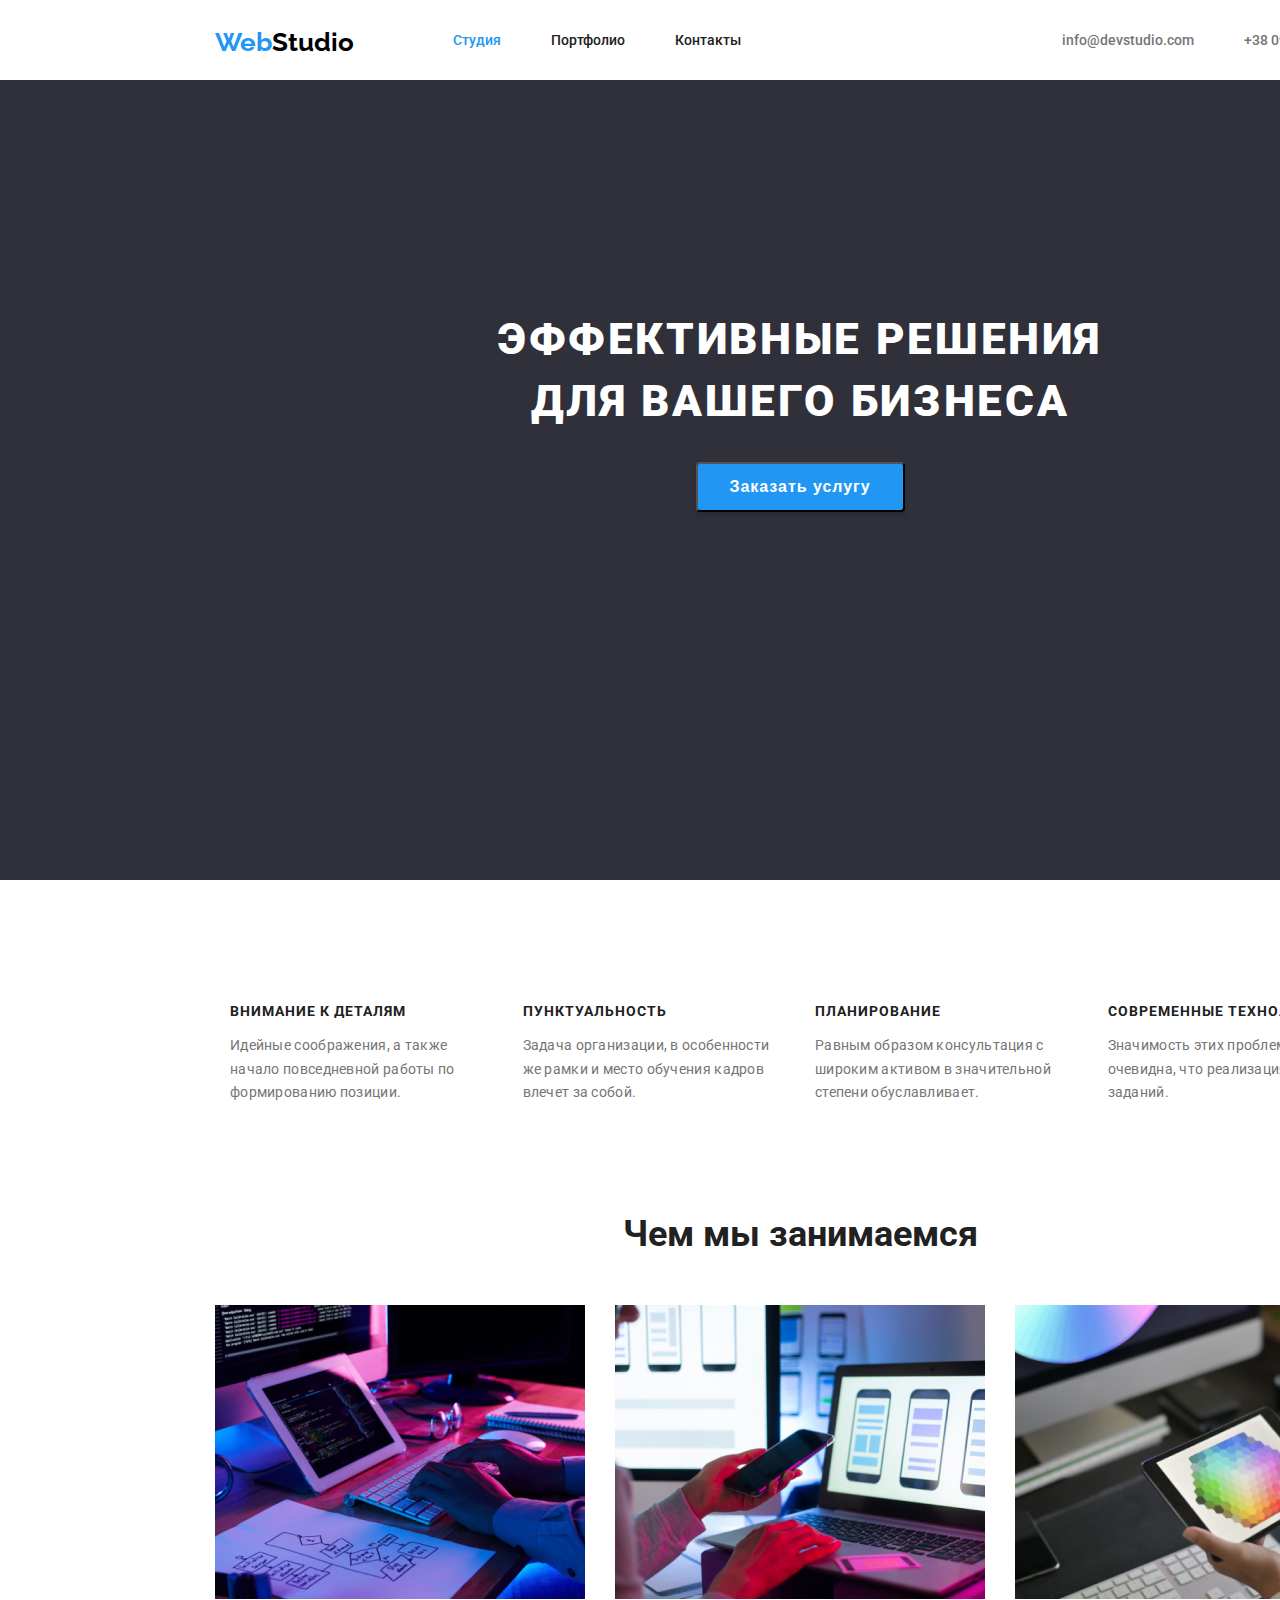
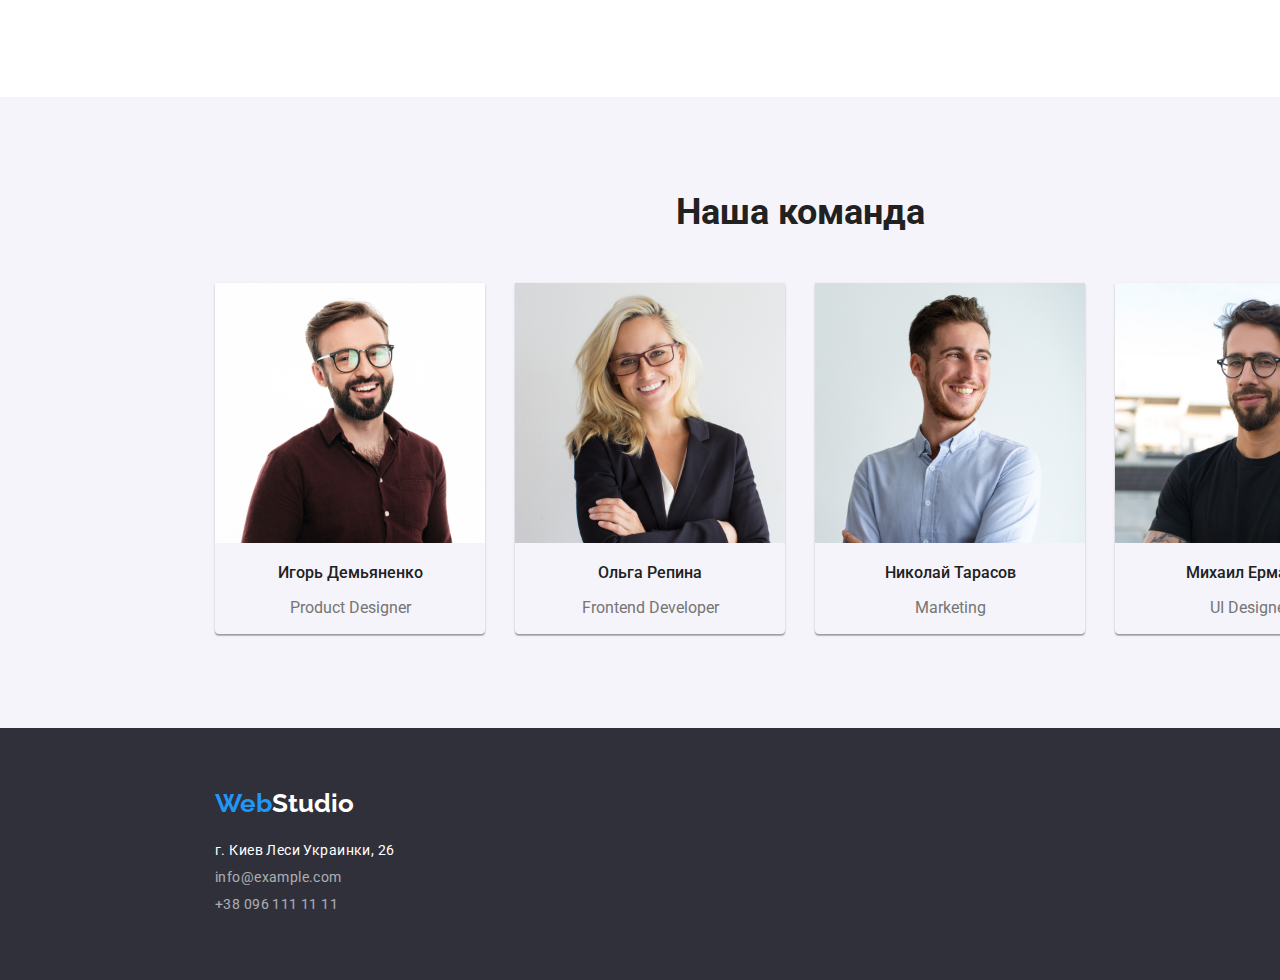
<file: index.html>
<!DOCTYPE html>
<html lang="ru">
<head>
    <meta charset="UTF-8">
    <meta http-equiv="X-UA-Compatible" content="IE=edge">
    <meta name="viewport" content="width=device-width, initial-scale=1.0">
    <link rel="preconnect" href="https://fonts.googleapis.com">
    <link rel="preconnect" href="https://fonts.gstatic.com" crossorigin>
    <link href="https://fonts.googleapis.com/css2?family=Raleway:wght@700&family=Roboto:wght@400;500;700;900&display=swap" rel="stylesheet">
    <link rel="stylesheet" href="css/styles.css">
    <title>WebStudio</title>
</head>
<body>
    <header class="head">
        <nav class="head-nav">
            <a class="head-nav-logo" href="index.html">
                <span class="logo-color-web">Web</span>
                <span class="logo-color-top">Studio</span>
            </a>
            <ul class="head-nav-menu">
                <li class="currentlink"><a class="lists" href="index.html">Студия</a></li>
                <li><a class="lists"href="portfolio.html">Портфолио</a></li>
                <li><a class="lists"href="#">Контакты</a></li>
            </ul>
            <ul class="mail">
                <li><a class="lists" href="#">info@devstudio.com</a></li>
                <li><a class="lists" href="#">+38 096 111 11 11</a></li>
            </ul>
        </nav>
    </header>
    <main>
        <section class="basic">
            <h1 class="name-first">Эффективные решения для вашего бизнеса</h1>
            <button class="order" type="button">Заказать услугу</button>
        </section>
        <section>
            <ul class="quality-box">
                <li class="quality">
                    <h3 class="quality-heading">Внимание к деталям</h3>
                    <p class="quality-text">Идейные соображения, а также<br> начало повседневной работы по<br> формированию позиции.</p>
                </li>
                <li class="quality">
                    <h3 class="quality-heading">Пунктуальность</h3>
                    <p class="quality-text">Задача организации, в особенности<br> же рамки и место обучения кадров<br> влечет за собой.</p>
                </li>
                <li class="quality">
                    <h3 class="quality-heading">Планирование</h3>
                    <p class="quality-text">Равным образом консультация с<br> широким активом в значительной<br> степени обуславливает.</p>
                </li >
                <li class="quality">
                    <h3 class="quality-heading">Современные технологии</h3>
                    <p class="quality-text">Значимость этих проблем настолько<br> очевидна, что реализация плановых<br> заданий.</p>
                </li>
            </ul>
        </section>
        <section class="directions">
            <h2 class="directions-name">Чем мы занимаемся</h2>
            <ul class="directions-box">
                <li class="directions-img">
                    <img src="images/img1.jpg" alt="веб-разработка" width="370">
                </li>
                <li class="directions-img">
                    <img src="images/img2.jpg" alt="мобильная-адаптация" width="370">
                </li>
                <li class="directions-img">
                    <img src="images/img3.jpg" alt="дизайн" width="370">
                </li>
            </ul>
        </section>
        <section class="specialists">
            <h2 class="specialists-top">Наша команда</h2>
            <ul class="specialists-box">
                <li class="specialists-img">
                    <img src="images/product_designer.jpg" alt="промышленный-дизайнер" width="270">
                    <h3 class="specialists-heding">Игорь Демьяненко</h3>
                    <p class="specialists-text">Product Designer</p>
                </li>
                <li class="specialists-img">
                    <img src="images/frontend_developer.jpg" alt="фронтенд-разработчик" width="270">
                    <h3 class="specialists-heding">Ольга Репина</h3>
                    <p class="specialists-text">Frontend Developer</p>
                </li>
                <li class="specialists-img">
                    <img src="images/marketing.jpg" alt="маркетолог" width="270">
                    <h3 class="specialists-heding">Николай Тарасов</h3>
                    <p class="specialists-text">Marketing</p>
                </li>
                <li class="specialists-img">
                    <img src="images/ui_designer.jpg" alt="дизайнер-интерфейса" width="270">
                    <h3 class="specialists-heding">Михаил Ермаков</h3>
                    <p class="specialists-text">UI Designer</p>
                </li>
            </ul>
        </section>
    </main>
    <footer>
        <a class="logo-footer" href="index.html">
            <span class="logo-color-web">Web</span>
            <span class="logo-color-dwn">Studio</span>
        </a>
        <address><p class="contacts">г. Киев Леси Украинки, 26</p>
                <a class="mail-opacity" href="#">info@example.com</a><br>
                <a class="mail-opacity" href="#">+38 096 111 11 11</a>
        </address>
    </footer>
</body>
</html>
</file>
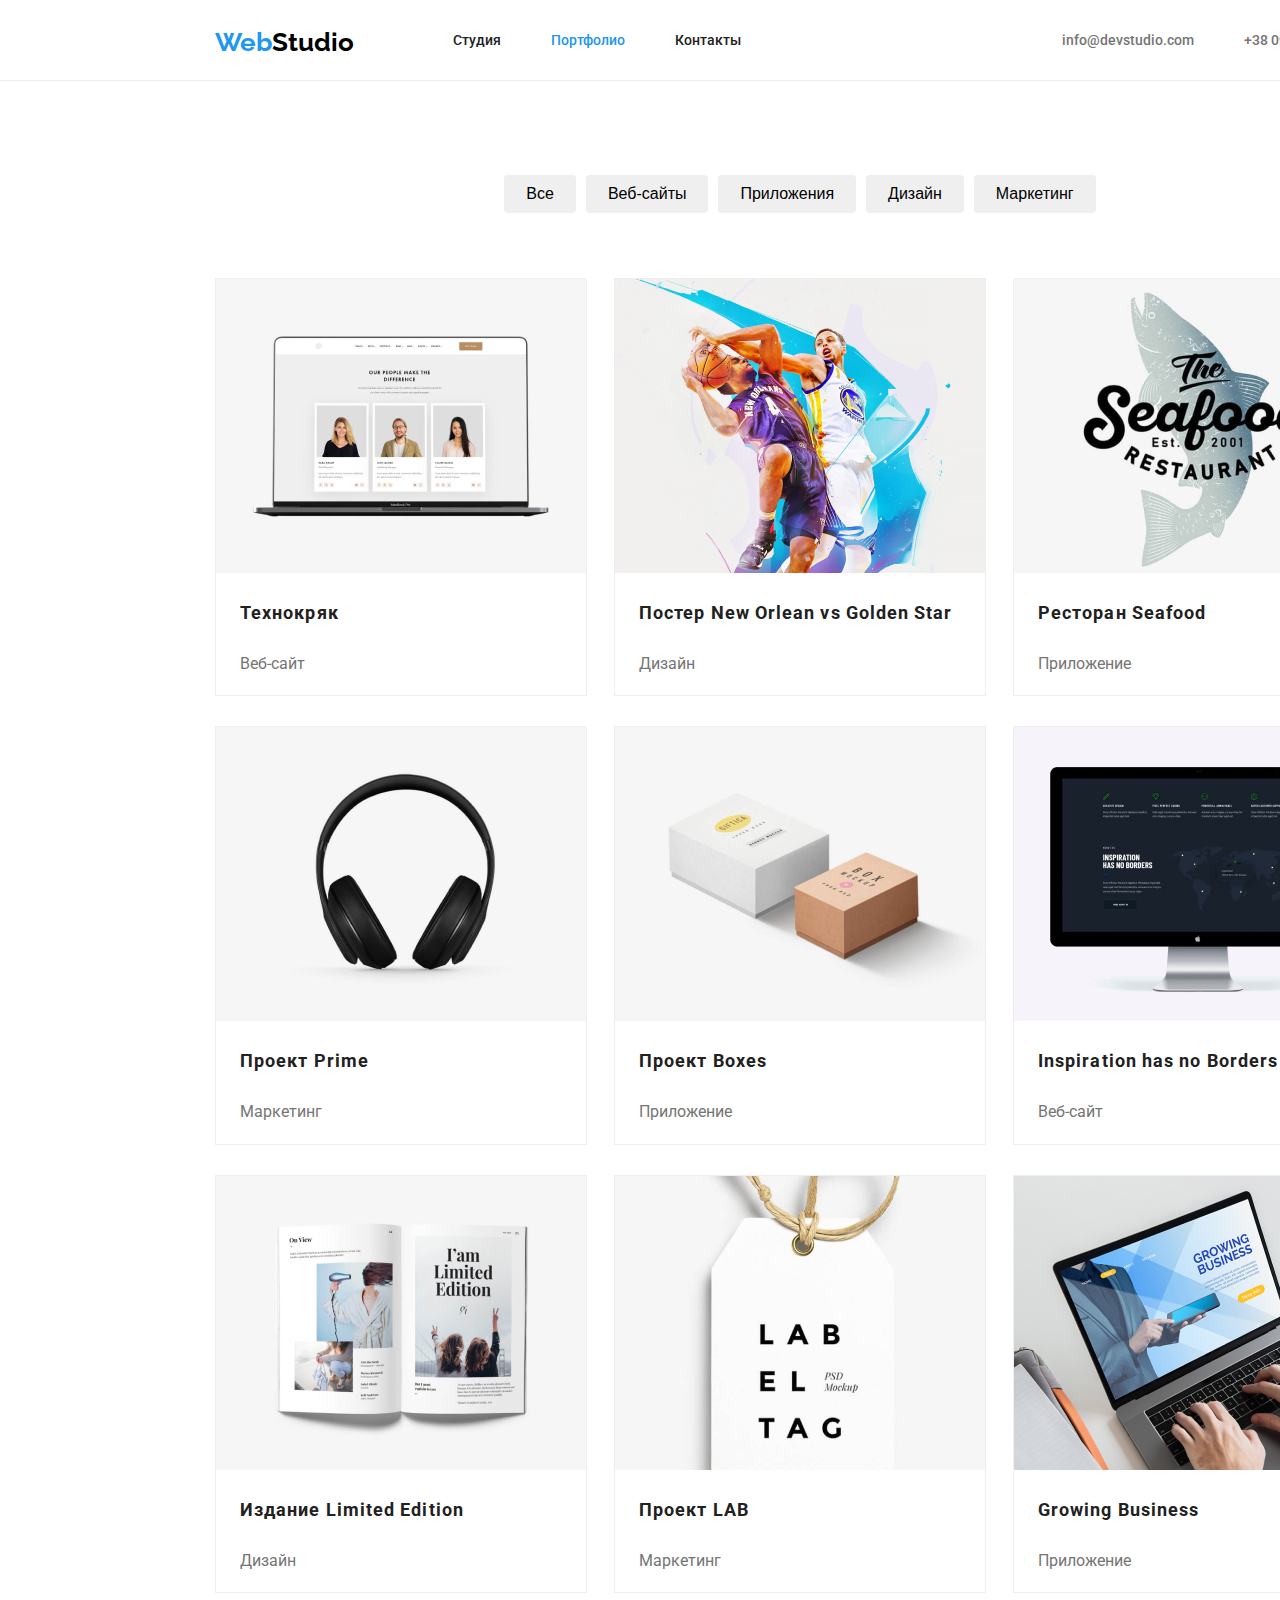
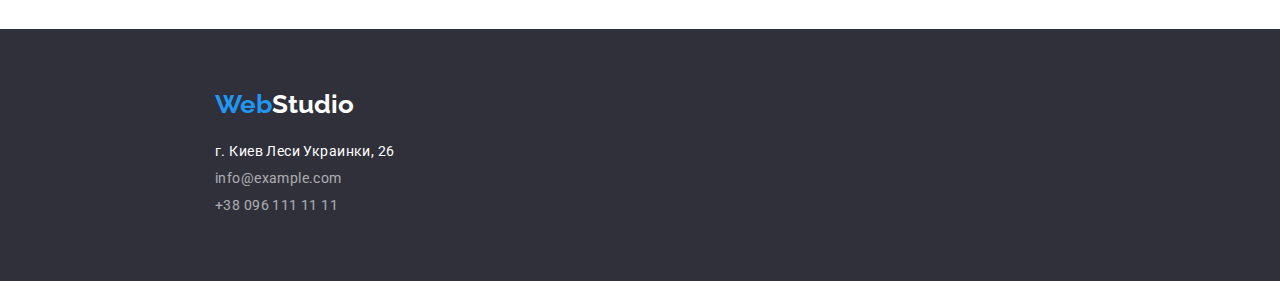
<file: portfolio.html>
<!DOCTYPE html>
<html lang="ru">
<head>
    <meta charset="UTF-8">
    <meta http-equiv="X-UA-Compatible" content="IE=edge">
    <meta name="viewport" content="width=device-width, initial-scale=1.0">
    <link rel="preconnect" href="https://fonts.googleapis.com">
    <link rel="preconnect" href="https://fonts.gstatic.com" crossorigin>
    <link href="https://fonts.googleapis.com/css2?family=Raleway:wght@700&family=Roboto:wght@400;500;700;900&display=swap" rel="stylesheet">
    <link rel="stylesheet" href="css/styles.css">
    <title>Webstudio</title>
</head>
<body>
    <header class="head">
        <nav class="head-nav">
            <a class="head-nav-logo" href="index.html">
                <span class="logo-color-web">Web</span>
                <span class="logo-color-top">Studio</span>
            </a>
            <ul class="head-nav-menu">
                <li><a class="lists" href="index.html">Студия</a></li>
                <li class="currentlink"><a class="lists" href="portfolio.html">Портфолио</a></li>
                <li><a class="lists" href="#">Контакты</a></li>
            </ul>
            <ul class="mail">
                <li><a class="lists" href="#">info@devstudio.com</a></li>
                <li><a class="lists" href="#">+38 096 111 11 11</a></li>
            </ul>
        </nav>
    </header>
        <hr>
    <main>
        <section class="projects-container">
            <h2 class="nonedisplay">Меню</h2> <!-- скрытый элемент -->
            <ul class="btn-menu">
                <li class="btn-box">
                    <button class="btn-chapters" type="button">Все</button>
                </li>
                <li class="btn-box">
                    <button class="btn-chapters" type="button">Веб-сайты</button>
                </li>
                <li class="btn-box">
                    <button class="btn-chapters" type="button">Приложения</button>
                </li>
                <li class="btn-box">
                    <button class="btn-chapters" type="button">Дизайн</button>
                </li>
                <li class="btn-box">
                    <button class="btn-chapters" type="button">Маркетинг</button>
                </li>
            </ul>
            <ul class="projects">
                <li class="projects-box">
                    <img src="images/img2-1.jpg" alt="технокряк" width="370">
                    <h3 class="projects-heading">Технокряк</h3>
                    <p class="projects-text">Веб-сайт</p>
                </li>
                <li class="projects-box">
                    <img src="images/img2-2.jpg" alt="постер" width="370">
                    <h3 class="projects-heading">Постер New Orlean vs Golden Star</h3>
                    <p class="projects-text">Дизайн</p>
                </li>
                <li class="projects-box">
                    <img src="images/img2-3.jpg" alt="ресторан" width="370">
                    <h3 class="projects-heading">Ресторан Seafood</h3>
                    <p class="projects-text">Приложение</p>
                </li>
                <li class="projects-box">
                    <img src="images/img2-4.jpg" alt="проект-прайм" width="370">
                    <h3 class="projects-heading">Проект Prime</h3>
                    <p class="projects-text">Маркетинг</p>
                </li>
                <li class="projects-box">
                    <img src="images/img2-5.jpg" alt="проект-боксез" width="370">
                    <h3 class="projects-heading">Проект Boxes</h3>
                    <p class="projects-text">Приложение</p>
                </li>
                <li class="projects-box">
                    <img src="images/img2-6.jpg" alt="у-вдохговения-нет-границ" width="370">
                    <h3 class="projects-heading">Inspiration has no Borders</h3>
                    <p class="projects-text">Веб-сайт</p>
                </li>
                <li class="projects-box">
                    <img src="images/img2-7.jpg" alt="версия" width="370">
                    <h3 class="projects-heading">Издание Limited Edition</h3>
                    <p class="projects-text">Дизайн</p>
                </li>
                <li class="projects-box">
                    <img src="images/img2-8.jpg" alt="проект-лаб" width="370">
                    <h3 class="projects-heading">Проект LAB</h3>
                    <p class="projects-text">Маркетинг</p>
                </li>
                <li class="projects-box">
                    <img src="images/img2-9.jpg" alt="развивающийся-бизнес" width="370">
                    <h3 class="projects-heading">Growing Business</h3>
                    <p class="projects-text">Приложение</p>
                </li>
            </ul>
        </section>
    </main>
    <footer>
        <a class="logo-footer" href="index.html">
            <span class="logo-color-web">Web</span>
            <span class="logo-color-dwn">Studio</span>
        </a>
        <address><p class="contacts">г. Киев Леси Украинки, 26</p>
            <a class="mail-opacity" href="#">info@example.com</a><br>
            <a class="mail-opacity" href="#">+38 096 111 11 11</a>
        </address>
    </footer>
</body>
</html>
</file>
<file: css/styles.css>
body {
    font-family: roboto, sans-serif;
    color: #212121;
    margin: 0;
    width: 1600px;
}
:root {
    --logo-color: #2196F3;
    --text-grey: #757575;
    --background-grey: #2F303A;
}
a {
    text-decoration: none;
    color: inherit;
}
.lists:hover, 
.lists:focus,
.mail-opacity:hover,
.mail-opacity:focus {
    color: var(--logo-color);
}
.btn-chapters:hover,
.btn-chapters:focus {
    color: #FFFFFF;
    background-color: var(--logo-color);
    box-shadow: 0px 3px 1px rgba(0, 0, 0, 0.1), 0px 1px 2px rgba(0, 0, 0, 0.08), 0px 2px 2px rgba(0, 0, 0, 0.12);
}
li {
    list-style-type: none;
}
.lists {
    padding: 32px 25px 32px 25px;
}
.currentlink {
    color: var(--logo-color);
}
hr {
    position: relative;
    height: 1px;
    background-color: #ececec;
    color: #ececec;
    border: none;
    margin: 0;
}
.head {
    display: flex;
    justify-content: space-between;
    height: 80px;
}
.head-nav {
    display: flex;
    justify-content: space-between;
    width: 100%;
}
.head-nav-logo {
    position: absolute;
    margin: 24px 0 25px 215px;
    font-family: Raleway;
    font-weight: bold;
    font-size: 0;
    line-height: 1.4;
}
.logo-color-web {
    color: var(--logo-color);
    font-family: Raleway;
    font-weight: bold;
    font-size: 26px;
    margin-right: 0;
    padding-right: 0;
}
.logo-color-top {
    color: black;
    font-size: 26px;
}
.logo-color-dwn {
    color: white;
    font-size: 26px;
}
.head-nav-menu {
    display: flex;
    justify-content: space-between;
    font-weight: 500;
    font-size: 14px;
    margin-left: 428px;
    text-align: center;
    align-items: center;
    line-height: 1.2;
    padding: 0;
}
.mail {
    display: flex;
    justify-content: space-between;
    color: var(--text-grey);
    align-items: center;
    font-weight: 500;
    font-size: 14px;
    margin-top: 32px;
    margin-bottom: 32px;
    margin-right: 215px;
    line-height: 1.2;
    padding-right: 0;
}
.basic {
    position: relative;
    background-color: var(--background-grey);
    height: 600px;
    padding-top: 200px;
}
.name-first {
    color: #fff;
    margin-left: auto;
    margin-right: auto;
    font-weight: 900;
    font-size: 44px;
    line-height: 1.4;
    width: 696px;
    letter-spacing: 0.06em;
    text-align: center;
    text-transform: uppercase;
}
.order {
    display: flex;
    text-align:center;
    align-items: center;
    margin:0 auto;
    color: #fff;
    font-weight: bold;
    font-size: 16px;
    padding: 10px 32px 10px 32px;
    height: 50px;
    background: var(--logo-color);
    box-shadow: 0px 4px 4px rgba(0, 0, 0, 0.15);
    border-radius: 4px;
    letter-spacing: 0.06em;
    cursor: pointer;
}
.btn-menu {
    display: flex;
    justify-content: center;
    margin: 0;
    padding: 0;
}
.btn-box {
    padding: 0px 22px 0px 22px;
}
.btn-chapters {
    padding: 6px 22px 6px 22px;
    font-weight: 500;
    font-size: 16px;
    border: 0;
    height: 38px;
    line-height: 1.5;
    cursor: pointer;
    margin: 0 -17px;
    border-radius: 4px;
    transition: 0.1s linear;
}
.quality-box {
    display: flex;
    justify-content: space-between;
    align-content: space-between;
    align-items: center;
    margin: 0 215px 0 215px;
    width: 1170px;
    margin-top: 94px;
    padding: 0;
}
.quality {
    width: 270px;
    padding: 15px;
}
.quality-heading {
    font-weight: bold;
    font-size: 14px;
    line-height: 1.2;
    letter-spacing: 1px;
    text-transform: uppercase;
}
.quality-text {
    font-weight: normal;
    font-size: 14px;
    line-height: 1.7;
    letter-spacing: 0.3px;
    color: var(--text-grey);
}
.directions {
    width: 1170px;
    margin: 0 215px 0 215px;
    padding: 0 0 94px 0;
}
.directions-name {
    text-align: center;
    font-weight: 700;
    font-size: 36px;
    margin-top: 79px;
    margin-bottom: 50px;
}
.directions-box {
    display: flex;
    justify-content: space-between;
    align-content: space-between;
    align-items: center;
    text-align:center;
    width: 1170px;
    padding: 0;
    margin: 0;
}
.directions-img {
    padding: 0;
}
.specialists {
    background-color: #F5F4FA;
    padding-top: 94px;
    padding-bottom: 94px;
}
.specialists-top {
    text-align: center;
    font-weight: 700;
    font-size: 36px;
    margin: 0 auto;
}
.specialists-box{
    display: flex;
    justify-content: space-between;
    align-content: space-between;
    align-items: center;
    text-align:center;
    width: 1170px;
    padding: 0;
    margin: 50px 215px 0 215px;
}
.specialists-img {
    box-shadow: 0px 1px 3px rgba(0, 0, 0, 0.12), 0px 1px 1px rgba(0, 0, 0, 0.14), 0px 2px 1px rgba(0, 0, 0, 0.2);
    border-radius: 0px 0px 4px 4px;
    padding: 0;
}
.specialists-heding {
    font-weight: 500;
    font-size: 16px;
    line-height: 1.2;
    text-align: center;
}
.specialists-text {
    font-weight: normal;
    font-size: 16px;
    line-height: 1.2;
    text-align: center;
    color: var(--text-grey);
}
.projects-container {
    width: 1170px;
    height: 1360px;
    margin: 0 215px 0 215px;
    padding: 94px 0 94px 0;
}
.projects {
    display: flex;
    justify-content: space-between;
    align-content: space-between;
    align-items: center;
    flex-wrap: wrap;
    margin-top: 50px;
    padding: 0;
}
.projects-box {
    margin: 15px 0 15px 0;
    border: 1px solid #EEEEEE;
    padding: 0;
}
.projects-heading {
    padding-left: 24px;
    font-size: 18px;
    line-height: 2;
    letter-spacing: 0.06em;
}
.projects-text {
    padding-left: 24px;
    font-weight: normal;
    font-size: 16px;
    line-height: 1.9;
    color: var(--text-grey);
}
footer {
    display: block;
    background: var(--background-grey);
    padding-top: 60px;
    padding-bottom: 60px;
}
.logo-footer {
    margin: 60px 1240px 60px 215px;
    font-family: Raleway;
    font-weight: bold;
    font-size: 0;
}
.logo-footer span {
    font-family: Raleway;
    font-weight: bold;
    font-size: 26px;
    line-height: 1.2;
}
.contacts {
    margin-top: 20px;
    margin-bottom: 0;
    font-style: normal;
    font-weight: normal;
    font-size: 14px;
    line-height: 1.7;
    letter-spacing: 0.03em;
    color: #FFFFFF;
}
address {
    width: 231px;
    height: 81px;
    margin-left: 215px;
    line-height: 1.7;
}
.mail-opacity {
    margin-top: 9px;
    opacity: 0.6;
    text-decoration: none;
    font-style: normal;
    font-weight: normal;
    font-size: 14px;
    line-height: 1.7;
    letter-spacing: 0.03em;
    color: #FFFFFF;
}
.nonedisplay {
    display: none; /* скрытый элемент */
}
</file>
